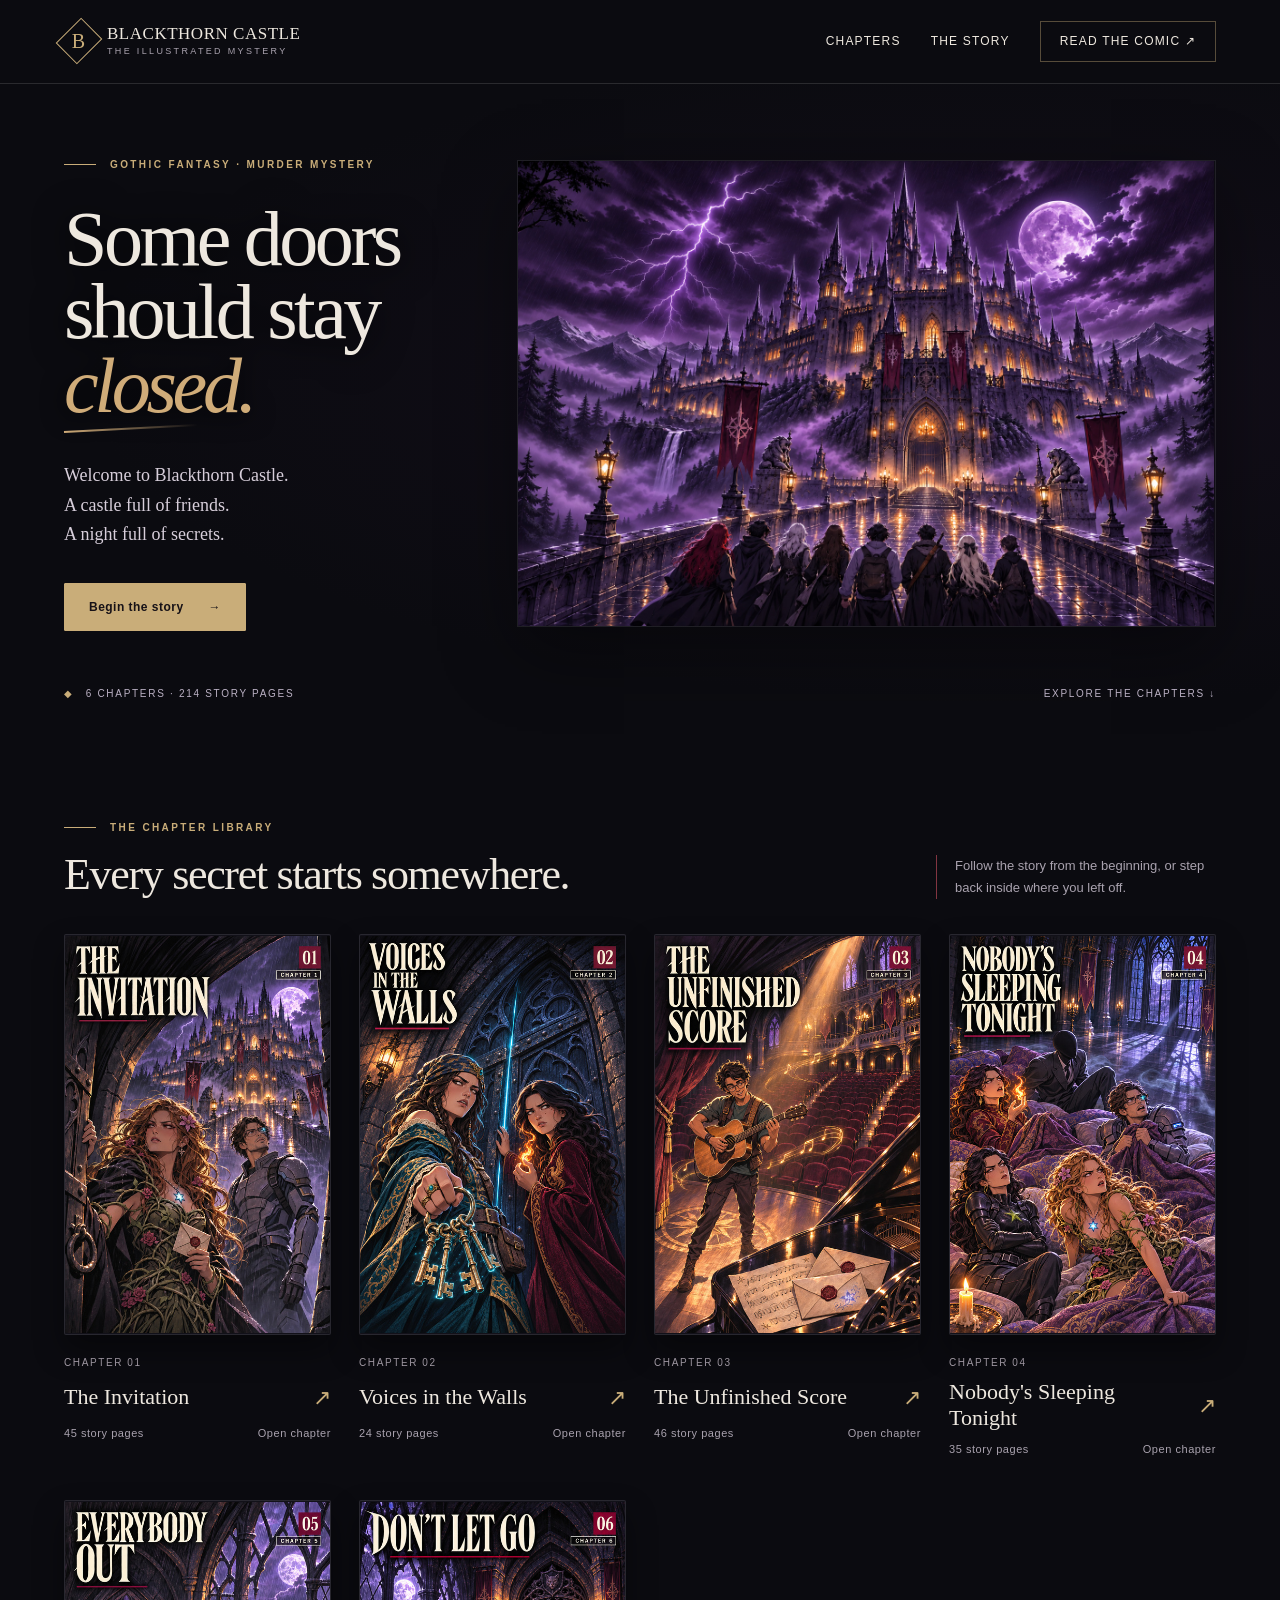
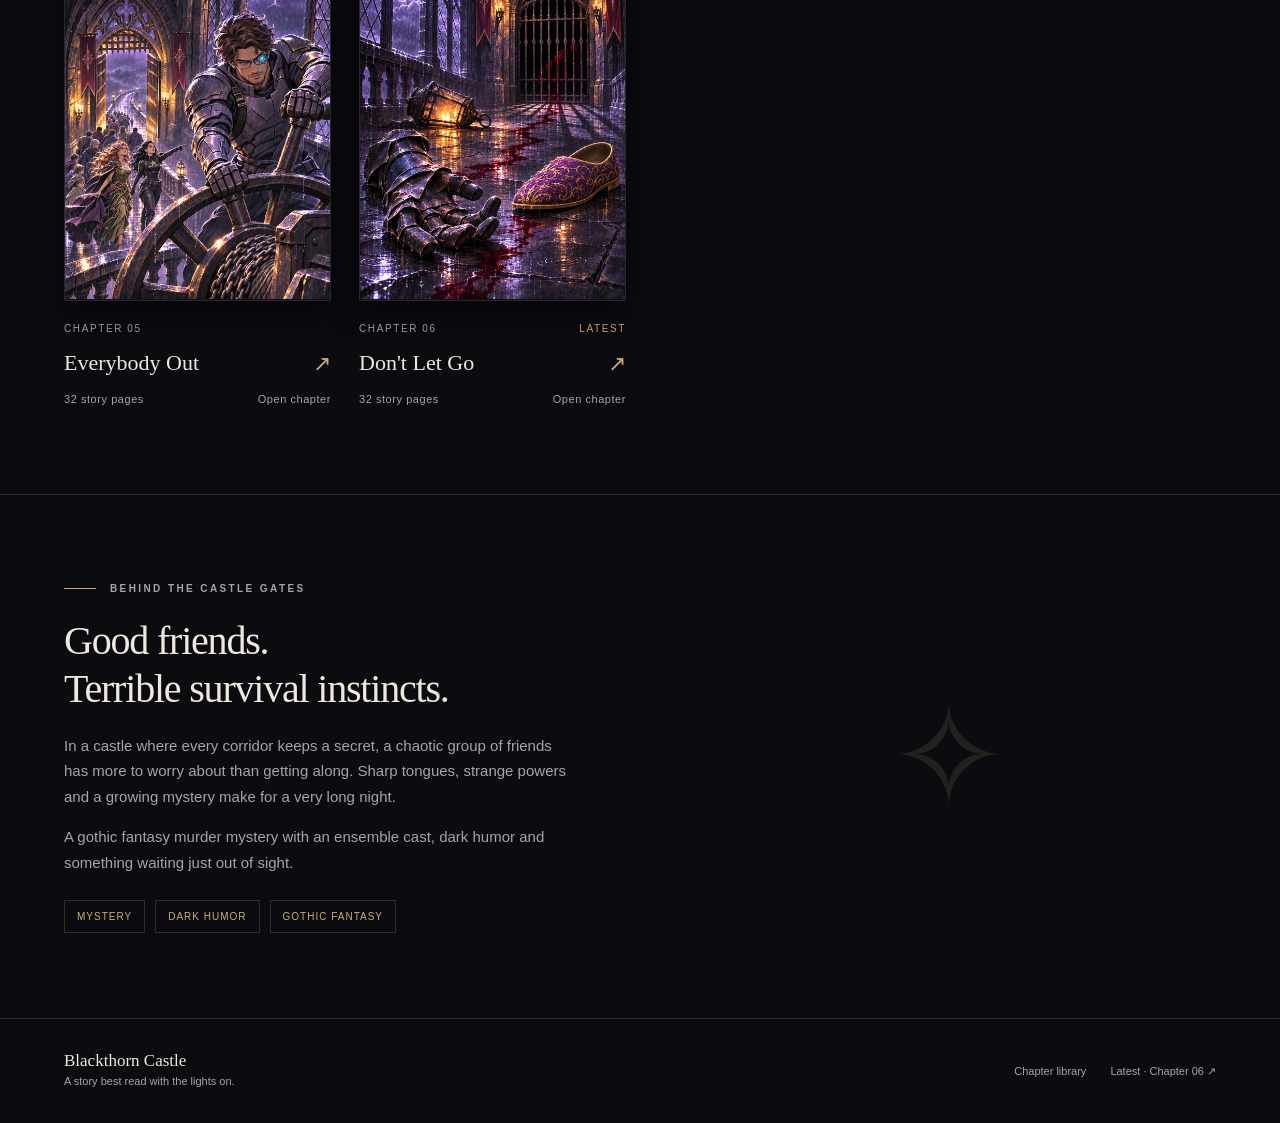
<file: index.html>
<!doctype html>
<html lang="en"><head><meta charset="utf-8"><meta name="viewport" content="width=device-width,initial-scale=1"><meta name="theme-color" content="#0b0b10"><title>Blackthorn Castle — The Comic</title><meta name="description" content="Enter Blackthorn Castle. Read the complete gothic fantasy murder mystery, one chapter at a time."><meta property="og:title" content="Blackthorn Castle"><meta property="og:description" content="A castle full of friends. A night full of secrets. Read the comic."><meta property="og:type" content="website"><meta property="og:image" content="https://rokaya-ya.github.io/blackthorn-castle/assets/castle-purple.jpg"><link rel="canonical" href="https://rokaya-ya.github.io/blackthorn-castle/"><meta property="og:url" content="https://rokaya-ya.github.io/blackthorn-castle/"><meta name="twitter:card" content="summary_large_image"><link rel="icon" href="assets/icon.png"><link rel="stylesheet" href="assets/library.css"><link rel="stylesheet" href="assets/book-library.css"><link rel="preload" as="image" href="assets/castle-purple.jpg"></head>
<body><a class="skip" href="#chapters">Skip to chapter library</a><header class="site-header"><a class="brand" href="index.html" aria-label="Blackthorn Castle home"><span class="brand-mark" aria-hidden="true"><span>B</span></span><span>BLACKTHORN CASTLE<small>The illustrated mystery</small></span></a><nav class="top-nav" aria-label="Main navigation"><a href="#chapters">Chapters</a><a class="nav-about" href="#about">The story</a><a class="nav-read" href="read.html#1/cover">Read the comic ↗</a></nav></header>
<main><section class="hero"><img class="hero-art" src="assets/castle-purple.jpg" width="1536" height="1024" alt="Blackthorn Castle beneath a violet moon, its gates lit by candlelight" fetchpriority="high"><div class="hero-copy fade-in"><p class="eyebrow">Gothic fantasy · Murder mystery</p><h1>Some doors<br>should stay<br><em>closed.</em></h1><p class="hero-deck">Welcome to Blackthorn Castle.<br>A castle full of friends.<br>A night full of secrets.</p><div class="hero-actions"><a class="button button-gold" href="read.html#1/cover">Begin the story <span aria-hidden="true">→</span></a><a class="button" id="hero-continue" hidden>Continue reading <span aria-hidden="true">↗</span></a></div></div><div class="hero-meta"><span><span class="dot">◆</span><span id="chapter-count">The Blackthorn Castle comic</span></span><a href="#chapters">Explore the chapters ↓</a></div></section>
<section class="section" id="chapters" aria-labelledby="library-title"><div class="section-head"><div><p class="eyebrow">The chapter library</p><h2 id="library-title">Every secret starts somewhere.</h2></div><p class="section-note">Follow the story from the beginning, or step back inside where you left off.</p></div><aside class="resume-strip" id="continue" hidden><div><strong id="continue-title"></strong><p>Your place is saved on this device.</p></div><a class="button" id="continue-link">Continue reading →</a></aside><div class="chapter-grid" id="chapter-grid"></div><noscript><div class="noscript">Enable JavaScript to browse the complete library, or <a href="chapters/chapters.json">view the chapter catalog</a>.</div></noscript></section>
<section class="section about" id="about" aria-labelledby="about-title"><div><p class="eyebrow">Behind the castle gates</p><h2 id="about-title">Good friends.<br>Terrible survival instincts.</h2><p>In a castle where every corridor keeps a secret, a chaotic group of friends has more to worry about than getting along. Sharp tongues, strange powers and a growing mystery make for a very long night.</p><p>A gothic fantasy murder mystery with an ensemble cast, dark humor and something waiting just out of sight.</p><div class="about-tags"><span>Mystery</span><span>Dark humor</span><span>Gothic fantasy</span></div></div><div class="ornament" aria-hidden="true">✧</div></section></main>
<footer class="site-footer"><div><span class="footer-title">Blackthorn Castle</span><br>A story best read with the lights on.</div><nav class="footer-links" aria-label="Footer"><a href="#chapters">Chapter library</a><a id="latest-link" href="read.html#4/cover"><span id="latest-label">Latest chapter</span> ↗</a></nav></footer><script src="assets/comic.js"></script><script src="assets/library.js"></script></body></html>
</file>
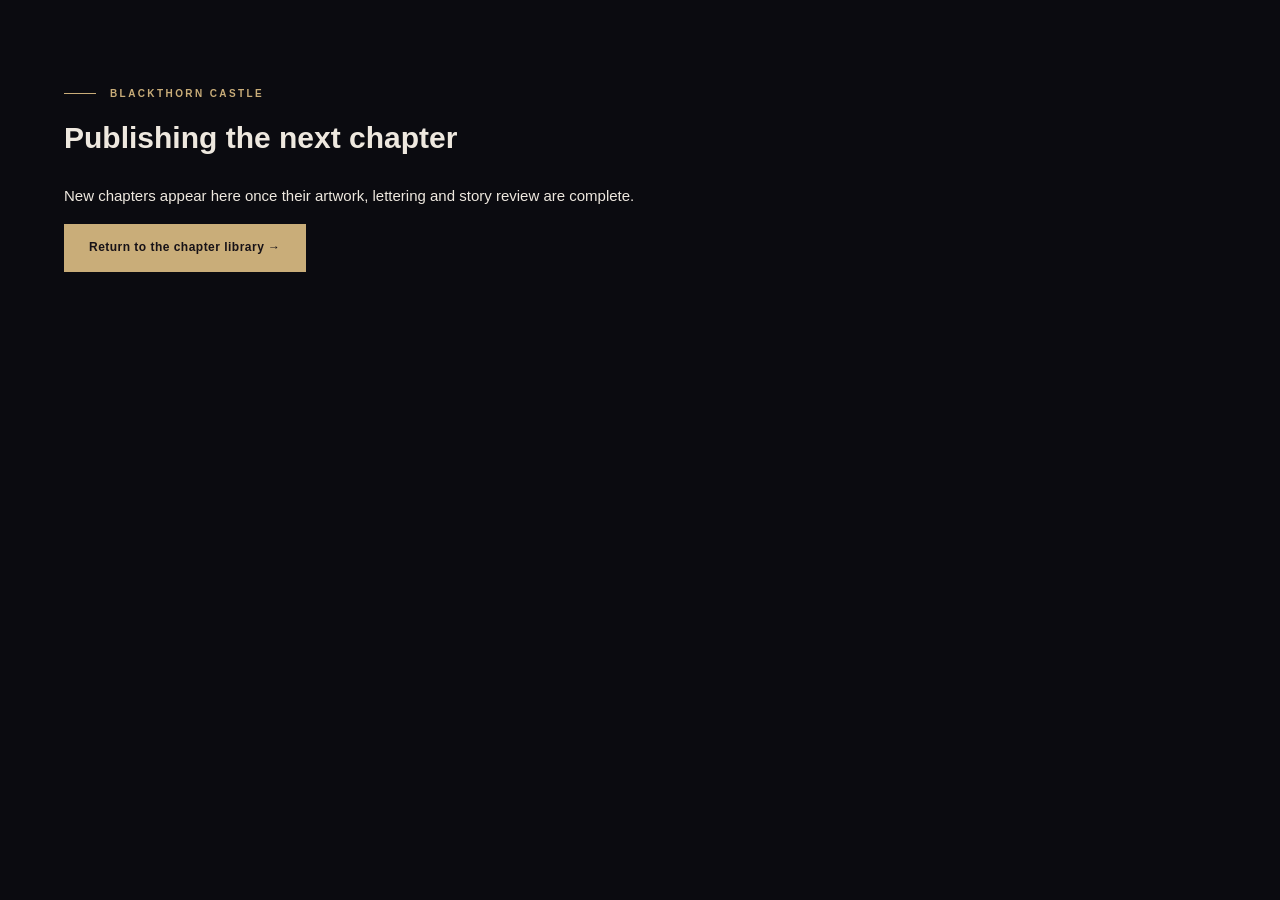
<file: publish.html>
<!doctype html><html lang="en"><head><meta charset="utf-8"><meta name="viewport" content="width=device-width,initial-scale=1"><title>Publishing - Blackthorn Castle</title><link rel="stylesheet" href="assets/library.css"></head><body><main class="section"><p class="eyebrow">Blackthorn Castle</p><h1>Publishing the next chapter</h1><p>New chapters appear here once their artwork, lettering and story review are complete.</p><a class="button button-gold" href="index.html#chapters">Return to the chapter library →</a></main></body></html>
</file>
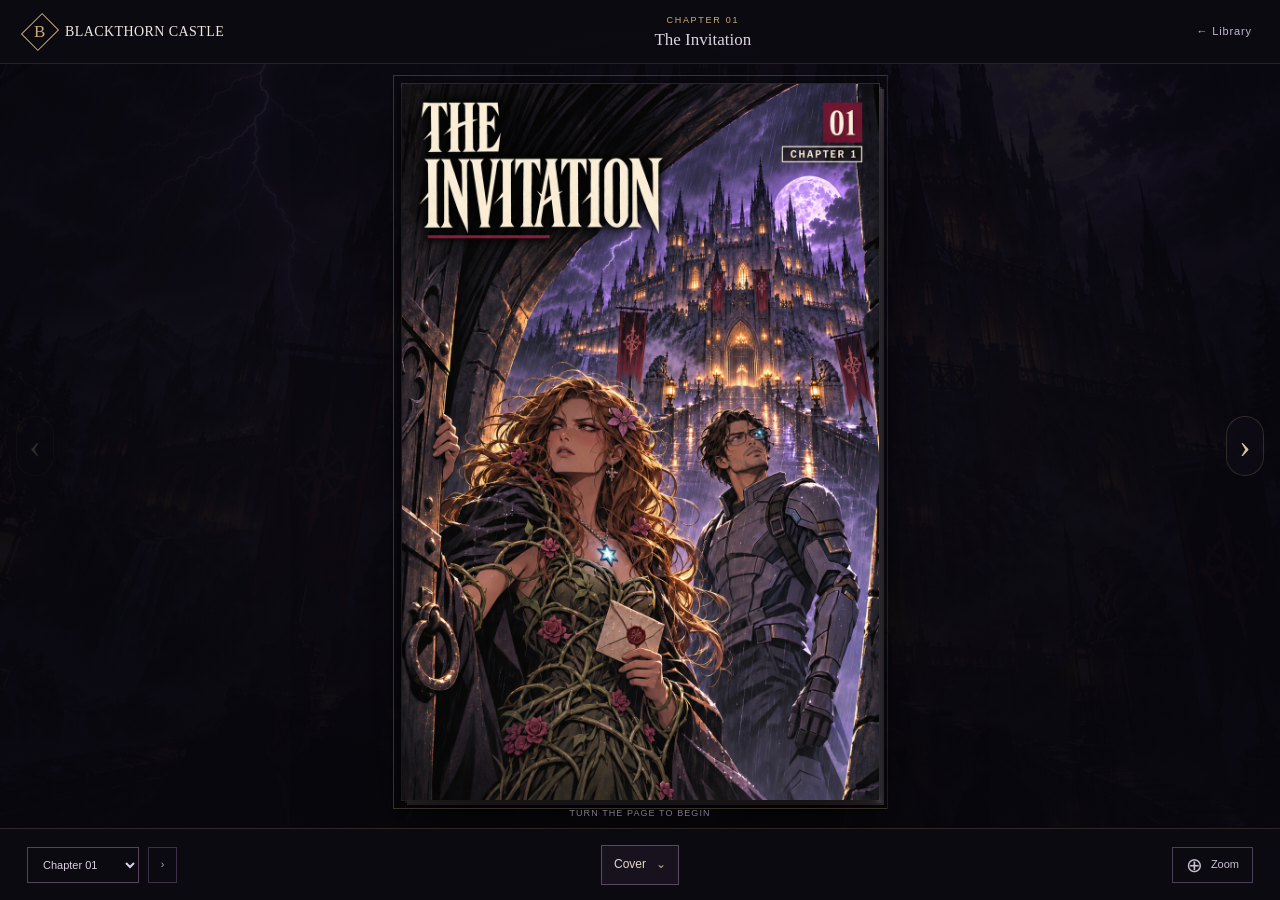
<file: read.html>
<!doctype html><html lang="en"><head><meta charset="utf-8"><meta name="viewport" content="width=device-width,initial-scale=1"><meta name="theme-color" content="#08080d"><title>Open the book — Blackthorn Castle</title><meta name="description" content="Read Blackthorn Castle one complete comic page at a time. Turn pages with the arrows, keyboard or a swipe, and zoom into every detail."><link rel="icon" href="assets/icon.png"><link rel="stylesheet" href="assets/library.css"><link rel="stylesheet" href="assets/book-reader.css"></head><body class="book-reader"><a class="skip" href="#comic-stage">Skip to comic page</a><header class="book-topbar"><a class="brand" href="index.html" aria-label="Blackthorn Castle home"><span class="brand-mark" aria-hidden="true"><span>B</span></span><span>BLACKTHORN CASTLE</span></a><div class="book-heading"><p id="chapter-eyebrow"></p><h1 id="chapter-title"></h1></div><a class="book-home" href="index.html#chapters">← Library</a></header>
<main class="book-main" id="reader-content"><section class="book-stage" id="comic-stage" tabindex="0" aria-label="Comic page reader" aria-busy="true"><button class="side-arrow previous" id="previous-page" aria-label="Previous page" title="Previous page (left arrow)">‹</button><div class="page-canvas" id="page-canvas"><figure class="page-surface" id="page-surface"><img class="comic-image" id="comic-image" alt="Loading comic page" decoding="async" draggable="false" style="visibility:hidden"><figcaption class="sr-only">One complete story page. Select the artwork to open zoom.</figcaption></figure></div><button class="side-arrow next" id="next-page" aria-label="Next page" title="Next page (right arrow)">›</button><div class="loading-indicator" id="loading-indicator" role="status">Opening the page</div><div class="page-load-error" id="page-load-error" hidden><div><h2>The page is taking a little longer.</h2><p id="page-error-text"></p><button class="button" id="retry-page">Try again</button></div></div><p class="stage-hint" id="stage-hint">← Previous page · Next page → · Tap the artwork to zoom</p></section></main>
<footer class="book-bottom"><div class="chapter-tools"><a class="chapter-nav-link" id="previous-chapter" aria-label="Previous chapter" hidden>‹</a><label class="sr-only" for="chapter-select">Choose chapter</label><select id="chapter-select"></select><a class="chapter-nav-link" id="next-chapter" aria-label="Next chapter" hidden>›</a></div><div class="page-controls"><button class="mobile-page-arrow" id="previous-page-mobile" aria-label="Previous page">‹</button><div class="page-picker"><span id="page-status" aria-live="polite">Opening page</span><label class="sr-only" for="page-select">Jump to page</label><select id="page-select" aria-label="Jump to page"></select></div><button class="mobile-page-arrow" id="next-page-mobile" aria-label="Next page">›</button></div><div class="reader-toolset"><a class="book-tool" id="chapter-pdf" hidden download aria-label="Download chapter PDF"><span aria-hidden="true">↓</span><span class="download-label">PDF</span></a><button class="book-tool" id="zoom-page" aria-haspopup="dialog" aria-controls="zoom-dialog"><span class="tool-icon" aria-hidden="true">⊕</span> Zoom</button></div><div class="book-progress" id="book-progress" role="progressbar" aria-label="Chapter reading progress" aria-valuemin="1" aria-valuemax="35" aria-valuenow="1"><div id="reading-progress"></div></div></footer>
<div class="reader-error" id="reader-error" hidden><h1>This page isn’t in the castle.</h1><p>Choose a chapter from the library to continue.</p><a class="button" href="index.html#chapters">Return to library</a></div><dialog class="zoom-dialog" id="zoom-dialog" aria-label="Zoom comic page"><header class="zoom-toolbar"><span>Explore the artwork</span><div class="zoom-controls"><label for="zoom-range">Zoom</label><input id="zoom-range" type="range" min="1" max="4" step=".25" value="1"><output id="zoom-level" for="zoom-range">100%</output><button class="book-tool" id="reset-zoom">Fit</button></div><button class="book-tool" id="close-zoom" aria-label="Close zoom">Close ×</button></header><div class="zoom-scroll" id="zoom-scroll"><div class="zoom-canvas" id="zoom-canvas"><img class="zoom-image" id="zoom-image" alt="Comic page detail" draggable="false"></div></div></dialog><noscript><div class="reader-error"><h1>Open the digital comic</h1><p>Enable JavaScript to turn the pages, or return to the library.</p><a href="index.html#chapters">Chapter library</a></div></noscript><script src="assets/comic.js"></script><script src="assets/book-reader.js"></script></body></html>
</file>
<file: assets/library.css>
:root{color-scheme:dark;--night:#0b0b10;--panel:#121119;--ink:#eee8df;--muted:#a9a2ae;--gold:#c9ad79;--line:#ffffff20;--violet:#b5a0d3}*{box-sizing:border-box}html{scroll-behavior:smooth;scroll-padding-top:90px}body{margin:0;background:var(--night);color:var(--ink);font:15px/1.7 'Segoe UI',Arial,sans-serif}a{color:inherit;text-decoration:none}button,select{font:inherit}button,a,select{touch-action:manipulation}a:focus-visible,button:focus-visible,select:focus-visible,summary:focus-visible{outline:2px solid var(--gold);outline-offset:5px}[hidden]{display:none!important}.skip{position:fixed;top:-80px;left:20px;z-index:100;background:var(--ink);color:var(--night);padding:12px}.skip:focus{top:10px}.site-header{height:84px;display:flex;align-items:center;justify-content:space-between;gap:25px;padding:0 5vw;border-bottom:1px solid var(--line);position:relative;z-index:5;background:#0b0b10}.brand{display:flex;align-items:center;gap:13px;font:17px/1.25 Georgia,serif;letter-spacing:.03em}.brand-mark{width:30px;height:36px;display:grid;place-items:center;border:1px solid var(--gold);color:var(--gold);font:20px Georgia;transform:rotate(45deg)}.brand-mark span{transform:rotate(-45deg)}.brand small{display:block;color:var(--muted);font:9px/1.7 'Segoe UI',sans-serif;text-transform:uppercase;letter-spacing:.26em}.top-nav{display:flex;gap:30px;align-items:center;font-size:12px;letter-spacing:.1em;text-transform:uppercase}.top-nav a{transition:color .2s}.top-nav a:hover{color:var(--gold)}.nav-read{border:1px solid #c9ad7966;padding:9px 19px}.hero{min-height:720px;min-height:min(860px,calc(100svh - 84px));position:relative;isolation:isolate;display:flex;align-items:center;padding:75px 7vw 100px;overflow:hidden}.hero-art{position:absolute;inset:0;width:100%;height:100%;object-fit:cover;object-position:65% 42%;z-index:-3}.hero:before{content:'';position:absolute;inset:0;background:linear-gradient(90deg,#0b0b10f5 0%,#0b0b10ce 25%,#0b0b1066 55%,#0b0b1020 80%),linear-gradient(0deg,#0b0b10,transparent 30%,#0b0b1030);z-index:-2}.hero:after{content:'';position:absolute;inset:0;z-index:-1;background:radial-gradient(ellipse at 65% 70%,#b19ad31c,transparent 50%);animation:mist 10s ease-in-out infinite alternate;pointer-events:none}.hero-copy{max-width:650px}.eyebrow{color:var(--gold);font-size:10px;font-weight:600;letter-spacing:.24em;text-transform:uppercase;display:flex;align-items:center;gap:14px}.eyebrow:before{content:'';width:32px;height:1px;background:var(--gold)}h1,h2,h3,p{margin-top:0}.hero h1{font:clamp(64px,7.6vw,116px)/.94 Georgia,serif;letter-spacing:-.045em;margin:29px 0 28px;text-shadow:0 3px 35px #000}.hero h1 em{font-weight:normal;color:#d7c0ee}.hero-deck{max-width:370px;font:19px/1.65 Georgia,serif;color:#d7ceda}.hero-actions{display:flex;flex-wrap:wrap;gap:12px;margin-top:33px}.button{display:inline-flex;align-items:center;justify-content:center;gap:25px;min-height:48px;padding:11px 24px;border:1px solid #b8a9c05c;font-size:12px;letter-spacing:.04em;cursor:pointer;background:transparent;color:var(--ink);transition:background .2s,border-color .2s}.button:hover{background:#ffffff0a;border-color:var(--gold)}.button-gold{background:var(--gold);color:#171217;border-color:var(--gold);font-weight:600}.button-gold:hover{background:#dec18e}.hero-meta{position:absolute;bottom:32px;left:7vw;right:7vw;display:flex;justify-content:space-between;gap:20px;font-size:10px;letter-spacing:.17em;text-transform:uppercase;color:#bbb1c4}.hero-meta span:first-child{display:flex;gap:12px}.dot{color:var(--gold)}.section{max-width:1440px;margin:auto;padding:85px 5vw}.section-head{display:flex;justify-content:space-between;align-items:end;gap:30px;margin-bottom:35px}.section h2{font:44px/1.1 Georgia,serif;letter-spacing:-.03em;margin:15px 0 0}.section-note{max-width:280px;color:var(--muted);font-size:13px;margin:0}.chapter-grid{display:grid;grid-template-columns:repeat(2,minmax(0,1fr));gap:35px 28px}.chapter-card{display:block;min-width:0}.card-image{position:relative;aspect-ratio:1.8;overflow:hidden;background:var(--panel);border:1px solid var(--line)}.card-image img{display:block;width:100%;height:100%;object-fit:cover;transition:transform .65s,filter .65s;filter:brightness(.8)}.chapter-card:hover img{transform:scale(1.035);filter:brightness(1)}.card-image:after{content:'';position:absolute;inset:0;background:linear-gradient(transparent 30%,#09080dc9)}.card-number{position:absolute;left:23px;bottom:9px;z-index:1;font:64px/1 Georgia,serif;color:#eee8dfa6}.card-badge{position:absolute;right:18px;top:18px;z-index:1;font-size:9px;letter-spacing:.13em;text-transform:uppercase;padding:5px 10px;background:#0b0b10df;border:1px solid #c9ad7955;color:var(--gold)}.card-heading{display:flex;align-items:center;justify-content:space-between;gap:20px;margin:19px 0 7px}.card-heading h3{font:25px/1.2 Georgia,serif;margin:0}.card-heading span{color:var(--gold);font-size:22px}.card-info{display:flex;justify-content:space-between;gap:15px;color:var(--muted);font-size:11px;letter-spacing:.05em}.resume-strip{margin:0 0 35px;padding:22px 26px;background:#c9ad790b;border:1px solid #c9ad793f;display:flex;align-items:center;justify-content:space-between;gap:20px}.resume-strip p{margin:0;color:var(--muted);font-size:12px}.resume-strip strong{font:21px Georgia,serif;color:var(--ink);display:block;margin-bottom:3px}.about{border-top:1px solid var(--line);display:grid;grid-template-columns:1fr 1fr;gap:80px}.about h2{font:40px/1.2 Georgia;margin:20px 0}.about p{color:var(--muted);max-width:510px}.about-tags{display:flex;gap:10px;flex-wrap:wrap;margin-top:25px}.about-tags span{font-size:10px;letter-spacing:.1em;text-transform:uppercase;border:1px solid var(--line);padding:7px 12px;color:var(--gold)}.ornament{font:140px Georgia;text-align:center;color:#c9ad7922;align-self:center}.site-footer{border-top:1px solid var(--line);padding:32px 5vw;display:flex;justify-content:space-between;gap:20px;align-items:center;color:var(--muted);font-size:11px}.footer-title{font:17px Georgia;color:var(--ink)}.footer-links{display:flex;gap:24px}.empty-note{padding:35px;color:var(--muted)}
/* Reader chrome stays outside the artwork. */
.reader-header{height:65px}.reader-header .brand{font-size:15px}.reader-title{max-width:1536px;margin:auto;padding:36px 30px 24px;display:flex;justify-content:space-between;gap:24px;align-items:end}.reader-title h1{font:clamp(27px,4vw,43px)/1.15 Georgia;margin:10px 0}.reader-title p{font-size:12px;color:var(--muted);margin:0}.reader-tools{position:sticky;top:0;z-index:20;background:#0b0b10f5;backdrop-filter:blur(12px);border-block:1px solid var(--line);padding:11px 25px;display:flex;flex-wrap:wrap;justify-content:space-between;align-items:center;gap:12px}.tool-group{display:flex;gap:10px;align-items:center}.reader-tools label{color:var(--muted);font-size:11px}.reader-tools select,.tool-btn{background:#19161f;color:var(--ink);border:1px solid #574b60;min-height:36px;border-radius:2px;padding:6px 12px;cursor:pointer}.tool-btn{font-size:12px}.tool-btn:disabled{opacity:.35;cursor:default}.progress-track{height:2px;position:absolute;bottom:-1px;left:0;width:100%;background:#28222f}.progress-fill{width:0;height:100%;background:var(--gold);transition:width .2s}.page-status{font-size:12px;min-width:85px;text-align:center;color:#cec3d4;font-variant-numeric:tabular-nums}.reader-pages{max-width:1536px;margin:auto}.comic-page{margin:0 0 26px;scroll-margin-top:80px}.comic-page img{display:block;width:100%;height:auto;background:#15121c}.comic-page figcaption{font-size:10px;letter-spacing:.12em;text-transform:uppercase;color:var(--muted);display:flex;justify-content:space-between;padding:9px 22px}.retry-image{color:var(--gold);border:0;background:none;text-decoration:underline;cursor:pointer}.reader-pages.is-paged .comic-page{display:none}.reader-pages.is-paged .comic-page.is-current{display:block}.chapter-end{max-width:900px;margin:60px auto 90px;padding:0 24px;text-align:center}.chapter-end h2{font:38px Georgia;margin:20px 0 12px}.chapter-end p{color:var(--muted);font-size:13px}.chapter-navigation{display:flex;flex-wrap:wrap;justify-content:center;gap:12px;margin:25px 0}.reader-error{padding:60px 25px;text-align:center}.reader-help{font-size:11px;color:var(--muted)}.reading-zoom .reader-pages{max-width:none}.zoom-label{display:none}.reading-zoom .zoom-label{display:inline}.reading-zoom .fit-label{display:none}.noscript{padding:25px;background:#251b2c}.fade-in{animation:reveal .7s both}@keyframes reveal{from{opacity:0;transform:translateY(10px)}to{opacity:1;transform:none}}@keyframes mist{to{opacity:.5;transform:translateX(3%)}}@media(prefers-reduced-motion:reduce){html{scroll-behavior:auto}*,*:before,*:after{animation:none!important;transition:none!important}}@media(min-width:1800px){.hero{padding-left:max(7vw,calc((100vw - 1500px)/2))}}@media(max-width:760px){.site-header{height:70px;padding:0 22px}.brand{font-size:14px}.brand small{font-size:8px}.brand-mark{width:23px;height:29px;font-size:16px}.top-nav{gap:18px;font-size:10px}.top-nav .nav-about{display:none}.nav-read{padding:7px 11px}.hero{min-height:700px;min-height:calc(100svh - 70px);padding:70px 25px 100px;align-items:end}.hero-art{object-position:58% 30%}.hero:before{background:linear-gradient(0deg,#0b0b10 0%,#0b0b10df 15%,#0b0b1070 75%,#0b0b1055)}.hero h1{font-size:clamp(64px,14vw,96px);margin:22px 0}.hero-deck{font-size:17px;max-width:320px}.hero-meta{left:25px;right:25px;font-size:8px}.hero-meta>a{display:none}.eyebrow{font-size:9px;letter-spacing:.19em}.section{padding:60px 23px}.section-head{align-items:start;flex-direction:column;gap:18px}.section h2{font-size:36px}.chapter-grid{grid-template-columns:1fr;gap:32px}.card-number{font-size:55px}.card-heading h3{font-size:24px}.section-note{max-width:330px}.about{grid-template-columns:1fr;gap:0}.ornament{display:none}.about h2{font-size:33px}.site-footer{padding:28px 23px;flex-direction:column;align-items:start;gap:16px}.resume-strip{padding:20px;align-items:start;flex-direction:column}.reader-header{height:60px}.reader-header .top-nav{gap:12px}.reader-title{padding:27px 20px 23px;display:block}.reader-title .reader-help{margin-top:15px}.reader-tools{padding:10px;justify-content:center;gap:8px}.tool-group{gap:7px}.reader-tools label{font-size:10px}.reader-tools select,.tool-btn{padding:6px 9px;max-width:150px;font-size:11px}.page-status{min-width:73px;font-size:11px}.reader-pages .comic-page{scroll-margin-top:119px}.comic-page figcaption{padding-inline:14px}.chapter-end h2{font-size:30px}}@media(max-width:370px){.top-nav{gap:10px}.reader-header .brand-mark{display:none}.hero-actions .button{padding-inline:18px}.reader-tools{padding-inline:5px;gap:6px}.tool-group{gap:4px}}
</file>
<file: assets/book-library.css>
/* Full portrait covers, with all navigation outside the artwork. */
.chapter-grid{gap:44px 34px}.chapter-card{position:relative;transition:transform .25s}.chapter-card .card-image{border-radius:2px 7px 7px 2px;box-shadow:3px 3px 0 #a59c8955,6px 6px 0 #3a3246,0 20px 35px #0005;border-color:#c9ad7955}.chapter-card .card-image:before{content:'';position:absolute;top:0;bottom:0;left:0;width:16px;background:linear-gradient(90deg,#030207dd,#0001 40%,#f6e7c122 50%,#0003 70%,transparent);z-index:3;pointer-events:none}.chapter-card:hover{transform:translateY(-4px)}.chapter-card .card-heading{margin-top:24px}.chapter-card .card-number{font-style:italic;text-shadow:0 2px 16px #000}.chapter-card .card-badge{border-radius:1px;backdrop-filter:blur(6px)}.section-head .section-note{border-left:1px solid #c9ad7966;padding-left:18px}.hero-actions .button{border-radius:1px}.resume-strip{box-shadow:inset 3px 0 0 #c9ad79}.about-tags span{border-color:#c9ad7933}@media(max-width:760px){.chapter-grid{gap:38px}.section-head .section-note{padding-left:14px}}@media(prefers-reduced-motion:reduce){.chapter-card{transition:none}.chapter-card:hover{transform:none}}
.chapter-grid{grid-template-columns:repeat(2,minmax(0,1fr));gap:42px 28px}.chapter-card .card-image{aspect-ratio:2/3;border-radius:2px;border:1px solid #ffffff18;box-shadow:0 15px 30px #0006}.chapter-card .card-image:before,.chapter-card .card-image:after{display:none}.chapter-card .card-image img,.chapter-card:hover img{object-fit:contain;filter:none;transform:none}.card-kicker{display:flex;justify-content:space-between;align-items:center;margin-top:19px;font-size:10px;text-transform:uppercase;letter-spacing:.16em;color:#aaa2ad}.newest-label{color:#d4939b}.chapter-card .card-heading{margin:8px 0}.card-heading h3{font-size:25px}.hero h1 em{position:relative;display:inline-block;color:#b64b5c;text-shadow:0 3px 24px #000;letter-spacing:-.055em}.hero h1 em:after{content:'';display:block;height:2px;width:71%;margin-top:9px;background:linear-gradient(90deg,#b64b5c,transparent);transform:rotate(-3deg);transform-origin:left}.hero h1{font-weight:500}.section-head .section-note{border-color:#823541}.resume-strip{box-shadow:inset 3px 0 0 #823541}@media(min-width:1200px){.chapter-grid{grid-template-columns:repeat(4,minmax(0,1fr))}.card-heading h3{font-size:22px}}@media(max-width:600px){.chapter-grid{grid-template-columns:1fr;max-width:420px;margin-inline:auto}.card-heading h3{font-size:26px}}
/* Show complete artwork at every viewport; keep the headline beside the scene. */
.hero{display:grid;grid-template-columns:minmax(280px,.8fr) minmax(0,1.35fr);gap:clamp(20px,3vw,56px);min-height:650px;padding:64px 5vw 95px;background:radial-gradient(ellipse at 80% 45%,#2b17383d,transparent 65%)}.hero .hero-art{position:relative;inset:auto;grid-column:2;grid-row:1;width:100%;height:auto;aspect-ratio:3/2;object-fit:contain;object-position:center;z-index:0;border:1px solid #ffffff14;box-shadow:0 24px 70px #0006}.hero-copy{grid-column:1;grid-row:1;position:relative;z-index:1;max-width:100%}.hero:before,.hero:after{display:none}.hero h1{font-size:clamp(56px,6.1vw,92px)}.hero h1 em{color:#d0ac79}.hero h1 em:after{background:linear-gradient(90deg,#d0ac79,transparent)}.hero-deck{font-size:18px}.hero-meta{left:5vw;right:5vw}.chapter-grid{align-items:start}.chapter-card{width:100%;max-width:340px;justify-self:center}.chapter-card .card-image{width:min(100%,44svh);height:auto;aspect-ratio:2/3;margin-inline:auto;overflow:visible}.chapter-card .card-image img{width:100%;height:100%;object-fit:contain;object-position:center}.newest-label{color:#d0ac79}
@media(max-width:900px){.hero{grid-template-columns:1fr;gap:27px;min-height:0;padding:28px 23px 90px}.hero .hero-art{grid-column:1;grid-row:1;max-width:780px;justify-self:center}.hero-copy{grid-column:1;grid-row:2;width:100%;max-width:650px;justify-self:center}.hero h1{font-size:clamp(58px,9vw,82px);margin:18px 0 24px}.hero h1 br:first-child{display:none}.hero h1 br:first-child:after{content:' '}.hero .hero-copy h1{max-width:650px}.hero-actions{margin-top:24px}.hero .hero-meta{left:23px;right:23px;bottom:25px}.chapter-grid{gap:36px 24px}}
@media(max-width:900px){.hero h1 br:first-child{display:initial}.hero h1 br:first-child:after{content:none}}
</file>
<file: assets/book-reader.css>
/* One page, one stage. Artwork always keeps its original proportions. */
.book-reader{height:100vh;height:100dvh;overflow:hidden;display:grid;grid-template-rows:64px minmax(0,1fr) 72px;background:#08080d;color:#eee8df}.book-reader:before{content:'';position:fixed;inset:0;pointer-events:none;background:radial-gradient(ellipse at 50% 35%,#392b4b42,transparent 65%);z-index:-1}.book-topbar{display:flex;align-items:center;justify-content:space-between;gap:24px;padding:0 28px;border-bottom:1px solid #c9ad7926;background:#0c0b12eb;min-width:0}.book-topbar .brand{font-size:14px;flex-shrink:0}.book-topbar .brand-mark{width:24px;height:30px;font-size:17px}.book-heading{min-width:0;flex:1;text-align:center}.book-heading p{font-size:9px;letter-spacing:.19em;text-transform:uppercase;color:var(--gold);margin:0 0 2px}.book-heading h1{font:17px/1.2 Georgia,serif;white-space:nowrap;overflow:hidden;text-overflow:ellipsis;margin:0;color:#dcd3e4}.book-home{font-size:11px;letter-spacing:.08em;color:#c5b8d1;white-space:nowrap;padding:10px 0 10px 15px}.book-home:hover{color:var(--gold)}.book-main{min-height:0;position:relative;overflow:hidden;background:radial-gradient(ellipse at center,#241c3055 0%,#0a090f88 70%)}.book-main:before{content:'';position:absolute;inset:0;background:linear-gradient(#09080ed9,#09080ef7),url('castle-hero-clean.jpg') center/cover;opacity:.5;pointer-events:none}.book-stage{height:100%;padding:20px 70px 28px;position:relative;outline:none;touch-action:pan-y pinch-zoom;overflow:hidden}.book-stage:focus-visible{outline:1px solid #c9ad7966;outline-offset:-8px}.page-canvas{position:relative;width:100%;height:100%;min-height:0;display:flex;align-items:center;justify-content:center;perspective:1600px}.page-surface{margin:0;position:relative;flex:none;max-width:100%;max-height:100%;background:#15121b;box-shadow:0 28px 75px #000a,0 2px 8px #000,0 0 0 1px #c9ad7955,3px 3px 0 #b1a38b44,5px 5px 0 #40394a;transform-origin:center left}.page-surface:before,.page-surface:after{content:'';position:absolute;inset:-9px;pointer-events:none;border:1px solid #c9ad7944;clip-path:polygon(0 0,28px 0,28px 1px,1px 1px,1px 28px,0 28px,0 0,100% 0,100% 28px,calc(100% - 1px) 28px,calc(100% - 1px) 1px,calc(100% - 28px) 1px,calc(100% - 28px) 0,100% 0,100% 100%,calc(100% - 28px) 100%,calc(100% - 28px) calc(100% - 1px),calc(100% - 1px) calc(100% - 1px),calc(100% - 1px) calc(100% - 28px),100% calc(100% - 28px),100% 100%,0 100%,0 calc(100% - 28px),1px calc(100% - 28px),1px calc(100% - 1px),28px calc(100% - 1px),28px 100%,0 100%)}.page-surface:after{inset:0;border:0;clip-path:none;background:linear-gradient(90deg,#0002,transparent 1.5%);z-index:1}.comic-image{display:block;width:100%;height:100%;object-fit:contain;user-select:none;-webkit-user-drag:none;cursor:zoom-in}.side-arrow{position:absolute;top:50%;transform:translateY(-50%);width:38px;height:60px;border:1px solid #c9ad7933;background:#100d16a6;color:#d7c3a0;font:34px/1 Georgia,serif;cursor:pointer;border-radius:21px;transition:background .2s,border-color .2s,opacity .2s;display:grid;place-items:center;z-index:3}.side-arrow:hover:not(:disabled){background:#c9ad791a;border-color:#c9ad7988}.side-arrow:disabled{opacity:.18;cursor:default}.side-arrow.previous{left:16px}.side-arrow.next{right:16px}.stage-hint{position:absolute;bottom:7px;left:0;right:0;text-align:center;color:#81778b;font-size:9px;letter-spacing:.12em;text-transform:uppercase;pointer-events:none;margin:0}.loading-indicator{position:absolute;top:12px;left:50%;transform:translateX(-50%);background:#100c17eb;border:1px solid #a28cbd55;padding:5px 13px;font-size:10px;letter-spacing:.06em;color:#d1c3dc;z-index:5;border-radius:2px}.loading-indicator:before{content:'';display:inline-block;margin-right:7px;width:8px;height:8px;border:1px solid #a28cbd;border-top-color:transparent;border-radius:50%;animation:reader-spin .8s linear infinite}.page-load-error{position:absolute;inset:20px 70px;display:flex;align-items:center;justify-content:center;text-align:center;background:#100c17;z-index:6;padding:30px}.page-load-error h2{font:28px Georgia;margin-bottom:12px}.page-load-error p{color:var(--muted);font-size:13px}.book-bottom{position:relative;display:grid;grid-template-columns:1fr auto 1fr;align-items:center;gap:20px;padding:12px 27px;background:#0c0b12f5;border-top:1px solid #c9ad792e;z-index:10}.chapter-tools{display:flex;gap:9px;align-items:center;min-width:0}.chapter-tools select{background:transparent;border:1px solid #54455d;color:#dbd2e3;padding:7px 24px 7px 11px;max-width:230px;min-height:36px;font-size:11px;cursor:pointer}.chapter-tools select option,.page-picker select option{background:#17121f;color:#eee8df}.chapter-nav-link{font-size:11px;color:#ae9bbe;min-width:29px;min-height:36px;display:grid;place-items:center;border:1px solid #3b3146}.chapter-nav-link:hover{border-color:var(--gold);color:var(--gold)}.page-controls{display:flex;align-items:center;gap:10px}.page-picker{position:relative;display:flex;align-items:center;gap:10px;color:#e4d9cc;min-height:40px;padding:6px 12px;border:1px solid #57495e;background:#17121e;font-size:12px;font-variant-numeric:tabular-nums;white-space:nowrap}.page-picker:after{content:'⌄';color:var(--gold);font-size:12px}.page-picker select{position:absolute;inset:0;width:100%;height:100%;opacity:0;cursor:pointer}.page-picker:focus-within{outline:2px solid var(--gold);outline-offset:3px}.reader-toolset{display:flex;justify-content:end;align-items:center;gap:8px}.book-tool{display:inline-flex;align-items:center;justify-content:center;gap:8px;border:1px solid #4c4056;background:transparent;color:#c9bfd2;min-height:36px;padding:7px 13px;font-size:11px;cursor:pointer;white-space:nowrap}.book-tool:hover{color:var(--gold);border-color:var(--gold)}.book-tool .tool-icon{font:20px/1 Georgia}.mobile-page-arrow{display:none;min-width:38px;height:40px;background:transparent;border:1px solid #54455d;color:#d7c3a0;font-size:22px;cursor:pointer}.mobile-page-arrow:disabled{opacity:.2;cursor:default}.book-progress{position:absolute;top:-1px;left:0;right:0;height:2px;pointer-events:none}.book-progress>div{height:100%;width:0;background:#c9ad79;transition:width .25s}.reader-error{position:fixed;inset:64px 0 72px;z-index:15;display:grid;place-content:center;background:#0b0911}.sr-only{position:absolute;width:1px;height:1px;margin:-1px;padding:0;overflow:hidden;clip:rect(0,0,0,0);white-space:nowrap;border:0}.chapter-complete{color:var(--gold);font-size:10px;text-align:center;letter-spacing:.07em}.zoom-dialog{padding:0;width:min(96vw,1800px);height:94vh;height:94dvh;max-width:none;max-height:none;background:#0d0b13;color:#eee8df;border:1px solid #71607e;box-shadow:0 25px 100px #000c;overflow:hidden}.zoom-dialog[open]{display:grid;grid-template-rows:58px minmax(0,1fr)}.zoom-dialog::backdrop{background:#030207e8;backdrop-filter:blur(7px)}.zoom-toolbar{display:flex;justify-content:space-between;align-items:center;gap:18px;padding:10px 18px;border-bottom:1px solid #50435a;font-size:12px}.zoom-controls{display:flex;align-items:center;gap:12px}.zoom-controls input{width:130px;accent-color:var(--gold)}.zoom-controls output{min-width:40px;color:var(--gold);font-variant-numeric:tabular-nums}.zoom-scroll{overflow:auto;overscroll-behavior:contain;touch-action:pan-x pan-y pinch-zoom;background:#08070c}.zoom-canvas{display:flex;align-items:center;justify-content:center;min-width:100%;min-height:100%;padding:20px}.zoom-image{display:block;max-width:none;height:auto;flex:none}.last-page-menu{font-size:10px;color:var(--gold)}@keyframes reader-spin{to{transform:rotate(360deg)}}@media(max-width:1000px){.chapter-tools select{max-width:170px}.book-topbar{padding-inline:20px}.book-bottom{padding-inline:18px;gap:12px}.reader-toolset .download-label{display:none}.book-heading h1{font-size:15px}}@media(max-width:640px){.book-reader{grid-template-rows:58px minmax(0,1fr) 100px}.book-topbar{padding:0 16px;gap:12px}.book-topbar .brand{font-size:12px;gap:9px}.book-topbar .brand-mark{width:18px;height:24px;font-size:14px}.book-heading{text-align:right}.book-heading h1{display:none}.book-heading p{font-size:9px;letter-spacing:.1em;margin:0}.book-home{font-size:10px;padding-left:0}.book-stage{padding:12px 10px 25px}.side-arrow{display:none}.page-surface:before{inset:-5px}.book-bottom{grid-template-columns:1fr auto;grid-template-rows:40px 31px;padding:9px 14px;gap:5px 12px}.page-controls{grid-column:1/-1;grid-row:1;justify-content:center;gap:13px}.mobile-page-arrow{display:grid;place-items:center;min-width:45px}.page-picker{min-width:142px;justify-content:center}.chapter-tools{grid-column:1;grid-row:2;gap:7px}.chapter-tools select{min-height:29px;max-width:150px;font-size:10px;padding-block:4px}.chapter-nav-link{min-height:29px;min-width:28px}.reader-toolset{grid-column:2;grid-row:2;gap:5px}.book-tool{min-height:29px;padding:4px 9px;font-size:10px}.book-tool .tool-icon{font-size:16px}.stage-hint{font-size:8px;letter-spacing:.06em;bottom:6px}.zoom-dialog{width:100vw;height:100dvh;border:0}.zoom-toolbar{padding:8px 12px;gap:10px}.zoom-toolbar>span{display:none}.zoom-controls{gap:8px}.zoom-controls input{width:110px}.zoom-canvas{padding:10px}.reader-error{inset:58px 0 100px}.chapter-complete{font-size:9px}}@media(max-height:480px){.book-reader{grid-template-rows:45px minmax(0,1fr) 50px}.book-topbar{padding-inline:16px}.book-topbar .brand-mark{display:none}.book-heading h1{font-size:13px}.book-heading p{display:none}.book-stage{padding:8px 56px 15px}.side-arrow{height:44px;width:32px;font-size:28px}.side-arrow.previous{left:12px}.side-arrow.next{right:12px}.book-bottom{display:grid;grid-template-columns:1fr auto 1fr;grid-template-rows:1fr;padding:6px 15px;gap:10px}.page-controls{grid-column:2;grid-row:1}.chapter-tools{grid-column:1;grid-row:1}.reader-toolset{grid-column:3;grid-row:1}.chapter-tools select{max-width:145px}.chapter-nav-link{display:none}.mobile-page-arrow{display:none}.book-tool{min-height:30px}.page-picker{min-height:30px;min-width:120px}.stage-hint{font-size:7px;bottom:2px}.reader-error{inset:45px 0 50px}}@media(prefers-reduced-motion:reduce){.book-progress>div{transition:none}.loading-indicator:before{animation:none}}
</file>
